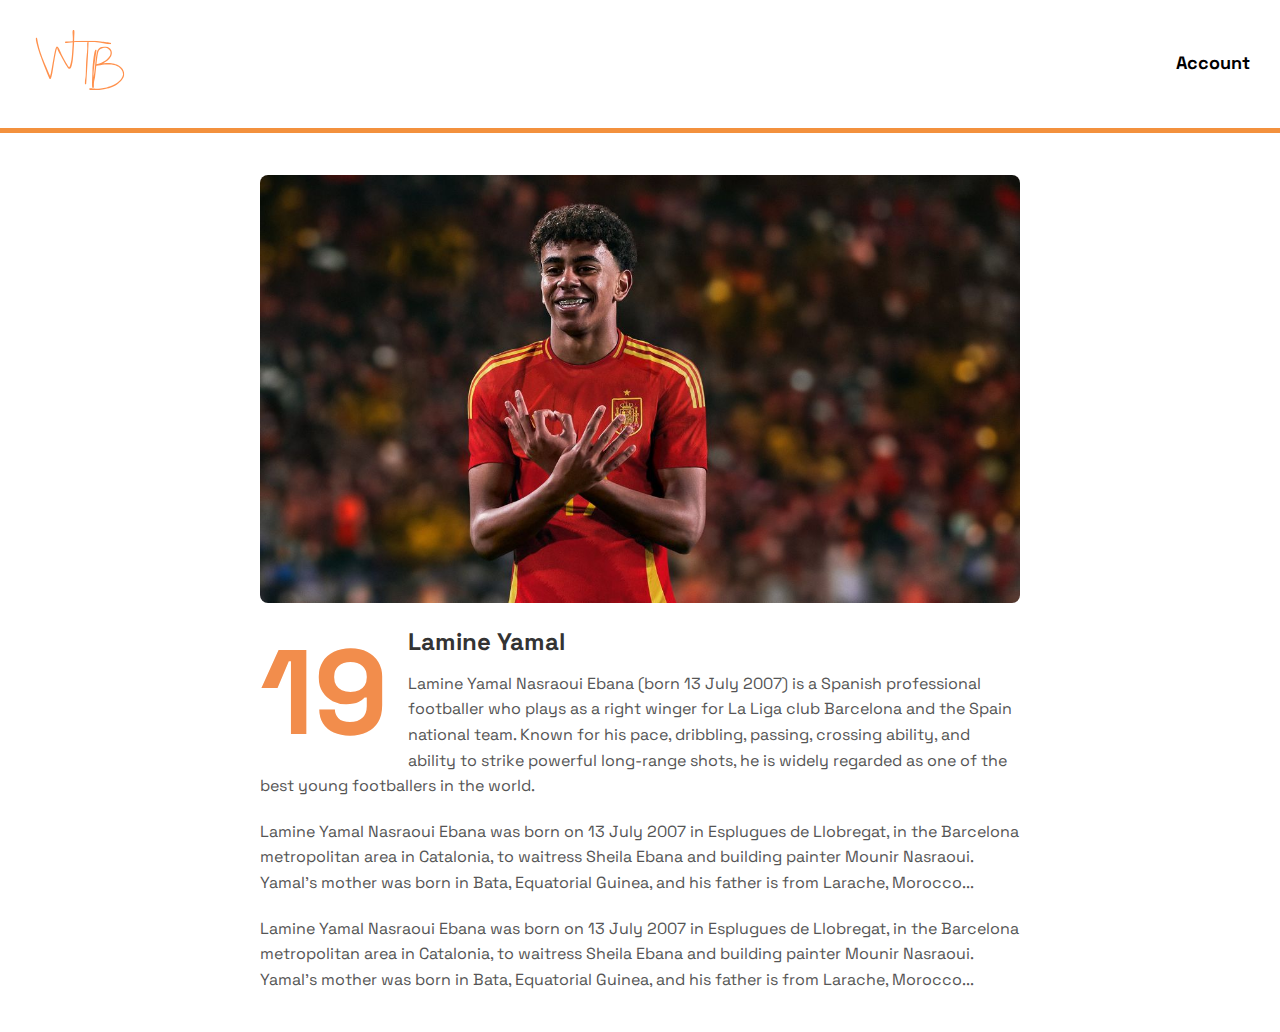
<file: yamal.html>
<!DOCTYPE html>
<html lang="en">
<head>
  <meta charset="UTF-8">
  <meta name="viewport" content="width=device-width, initial-scale=1.0">
  <title>Lamine Yamal</title>
  <link rel="stylesheet" href="index.css">
  <link href="https://fonts.googleapis.com/css2?family=Space+Grotesk:wght@300..700&display=swap" rel="stylesheet">
</head>
<body>
  <header class="header">
      <div class="logo"><img src="/images/wtb-2.svg" alt="Logo"></div>
      <div class="account">Account</div>
  </header>
  <div class="line"></div>
  <div class="container">
    <main class="content">
      <img src="/images/yamal.jpeg" alt="Main image" class="main-image">
      <div class="text-content">
        <div class="highlighted-number">19</div>
        <h2 class="space-grotesk-header">Lamine Yamal</h2>
        <p class="space-grotesk-paragraph">Lamine Yamal Nasraoui Ebana (born 13 July 2007) is a Spanish professional footballer who plays as a right winger for La Liga club Barcelona and the Spain national team. Known for his pace, dribbling, passing, crossing ability, and ability to strike powerful long-range shots, he is widely regarded as one of the best young footballers in the world.</p>
        <p class="space-grotesk-paragraph">Lamine Yamal Nasraoui Ebana was born on 13 July 2007 in Esplugues de Llobregat, in the Barcelona metropolitan area in Catalonia, to waitress Sheila Ebana and building painter Mounir Nasraoui. Yamal's mother was born in Bata, Equatorial Guinea, and his father is from Larache, Morocco...</p>
        <p class="space-grotesk-paragraph">Lamine Yamal Nasraoui Ebana was born on 13 July 2007 in Esplugues de Llobregat, in the Barcelona metropolitan area in Catalonia, to waitress Sheila Ebana and building painter Mounir Nasraoui. Yamal's mother was born in Bata, Equatorial Guinea, and his father is from Larache, Morocco...</p>
      </div>
    </main>
  </div>
</body>
</html>
</file>
<file: index.css>
/* Reset default margin and padding */

.space-grotesk-header {
    font-family: "Space Grotesk", serif;
    font-optical-sizing: auto;
    font-weight: 700; /* Use any weight from 300 to 700 */
    font-style: normal;
  }
  
  .space-grotesk-paragraph {
    font-family: "Space Grotesk", serif;
    font-optical-sizing: auto;
    font-weight: 400; /* Adjust weight as needed */
    font-style: normal;
  }

* {
    margin: 0;
    padding: 0;
    box-sizing: border-box;
  }
  
  body {
    font-family: 'Space Grotesk', Arial, sans-serif;
    line-height: 1.6;
  }
  
  .container {
    max-width: 800px;
    margin: auto;
    padding: 20px;
    position: relative;
  }
  
  .highlighted-number {
    font-size: 120px;
    font-weight: bold;
    color: #f28d4c;
    float: left;
    line-height: 1;
    margin-right: 20px;
    margin-top: 10px;
  }
  
  .text-content h1 {
    font-size: 24px;
    margin-bottom: 10px;
    color: #333;
  }
  
  .text-content p {
    margin-bottom: 20px;
    color: #555;
  }
  /* Reset default margin and padding */
* {
    margin: 0;
    padding: 0;
    box-sizing: border-box;
  }
  
  body {
    font-family: Arial, sans-serif;
    line-height: 1.6;
  }
  
  .header {
    display: flex;
    justify-content: space-between;
    align-items: center;
    padding: 10px;
    position: fixed;
    width: 100%;
    top: 0;
    left: 0;
    background-color: #fff;
    z-index: 1000;
  }
  
  .logo img {
    width: 100px; /* Adjust the logo size as needed */
    margin-left: 20px;
  }
  
  .account {
    font-family: 'Space Grotesk', Arial, sans-serif;
    font-size: 18px;
    font-weight: bold;
    margin-right: 20px;
  }
  
  .line {
    height: 5px;
    background-color: #f3913d;
    width: 100%;
    margin-top: 50px; /* Adjust based on header height */
  }
  
  .container {
    max-width: 800px;
    margin: 100px auto 0; /* Adjust top margin for header space */
    padding: 20px;
    position: relative;
  }
  
  .content {
    text-align: center;
  }
  
  .main-image {
    width: 100%;
    max-width: 800px; /* Optional to control image width */
    border-radius: 8px;
    margin: 0 auto 20px;
    display: block;
  }
  
  .text-content {
    text-align: left;
    position: relative;
  }
  
  .highlighted-number {
    font-family: 'Space Grotesk', Arial, sans-serif;
    font-size: 120px;
    font-weight: bold;
    color: #f28d4c;
    float: left;
    line-height: 1;
    margin-right: 20px;
    margin-top: 10px;
  }
  
  .text-content h2 {
    font-size: 24px;
    margin-bottom: 10px;
    color: #333;
  }
  
  .text-content p {
    margin-bottom: 20px;
    color: #555;
  }

  .header {
    display: flex;
    justify-content: space-between;
    align-items: center;
    padding: 10px;
    position: fixed;
    width: 100%;
    top: 0;
    left: 0;
    background-color: #fff;
    border-bottom: 5px solid #f3913d; /* Orange bottom border */
    z-index: 1000;
}
</file>
